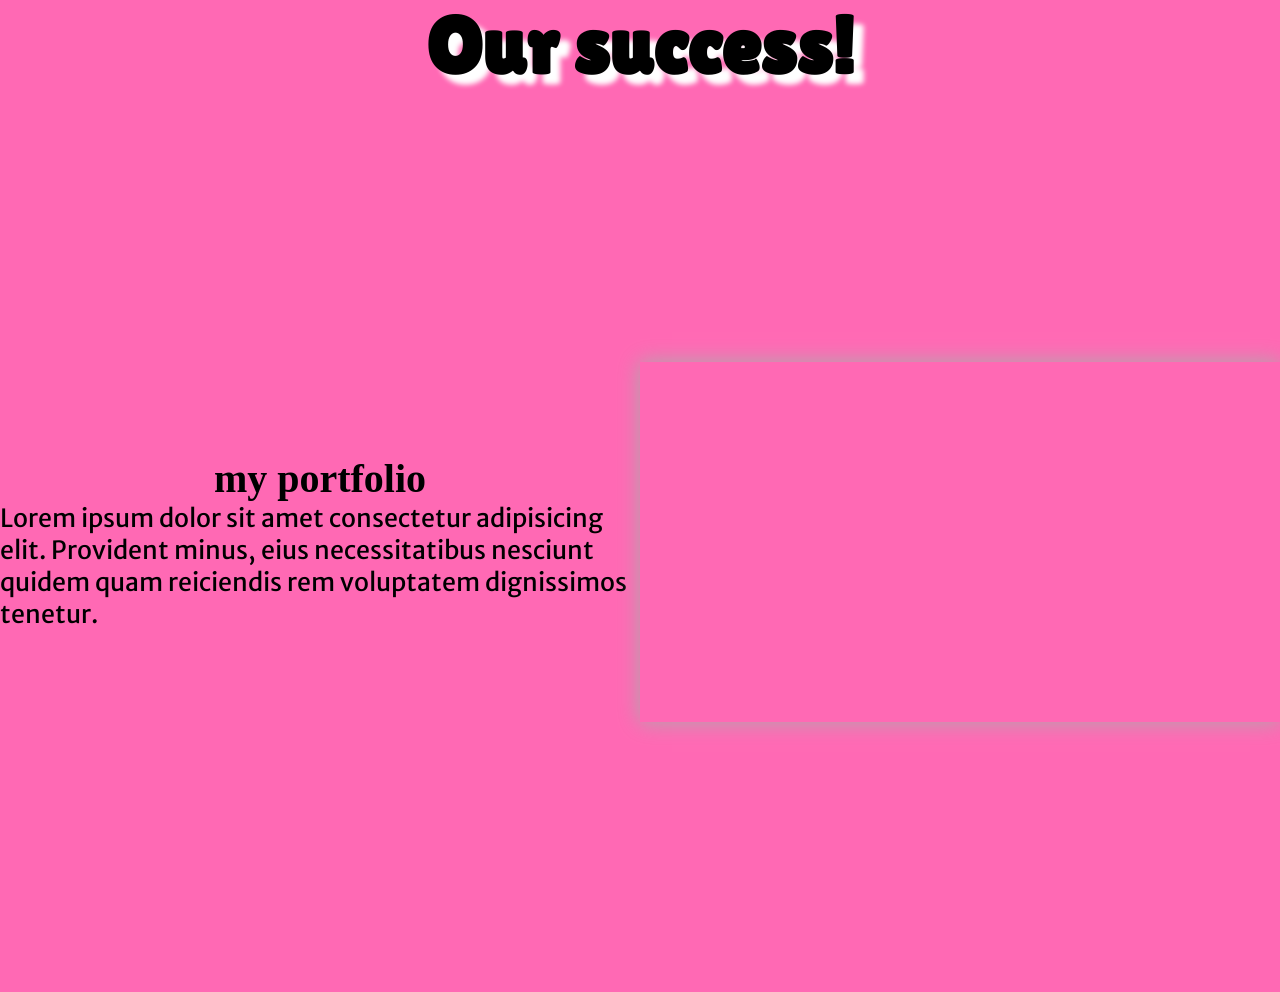
<file: portfolio/index.html>
<!DOCTYPE html>
<html lang="en">
<head> 
    <meta charset="UTF-8">
    <meta name="viewport" content="width=device-width, initial-scale=1.0">
    <link rel="stylesheet" href="style.css"> 
    <title>portfolio</title>
</head>
<body>
    <h1>Our success!</h1>
    <div class="all">
    <div class="paragraph"><h2>my portfolio</h2>
    <p>Lorem ipsum dolor sit amet consectetur adipisicing elit. Provident minus, 
        eius necessitatibus nesciunt quidem quam reiciendis 
        rem voluptatem dignissimos tenetur.</p></div>
        <div class="container">
            <div class="box" id="box-1" style="background-image: url(https://images.unsplash.com/photo-1497120573086-6219573cf71c?ixlib=rb-4.0.3&ixid=M3wxMjA3fDB8MHxwaG90by1wYWdlfHx8fGVufDB8fHx8fA%3D%3D&auto=format&fit=crop&w=872&q=80);"></div>
            <div class="box" id="box-2" style="background-image: url(https://images.unsplash.com/photo-1615966650071-855b15f29ad1?ixlib=rb-4.0.3&ixid=M3wxMjA3fDB8MHxwaG90by1wYWdlfHx8fGVufDB8fHx8fA%3D%3D&auto=format&fit=crop&w=966&q=80);" ></div>

            <div class="box" id="box-3" style="background-image: url(https://images.unsplash.com/photo-1591969851586-adbbd4accf81?ixlib=rb-4.0.3&ixid=M3wxMjA3fDB8MHxwaG90by1wYWdlfHx8fGVufDB8fHx8fA%3D%3D&auto=format&fit=crop&w=387&q=80);"></div>
            <div class="box" id="box-4" style="background-image: url(https://images.unsplash.com/photo-1469989011449-f7b46079781c?ixlib=rb-4.0.3&ixid=M3wxMjA3fDB8MHxwaG90by1wYWdlfHx8fGVufDB8fHx8fA%3D%3D&auto=format&fit=crop&w=387&q=80);"></div>
            <div class="box" id="box-5" style="background-image: url(https://images.unsplash.com/photo-1489924482931-41c82360d29d?ixlib=rb-4.0.3&ixid=M3wxMjA3fDB8MHxwaG90by1wYWdlfHx8fGVufDB8fHx8fA%3D%3D&auto=format&fit=crop&w=870&q=80);"></div>
            <div class="box" id="box-6" style="background-image: url(https://images.unsplash.com/photo-1474552226712-ac0f0961a954?ixlib=rb-4.0.3&ixid=M3wxMjA3fDB8MHxwaG90by1wYWdlfHx8fGVufDB8fHx8fA%3D%3D&auto=format&fit=crop&w=871&q=80);"></div>
            </div>
        </div>
</body>
</html>
</file>
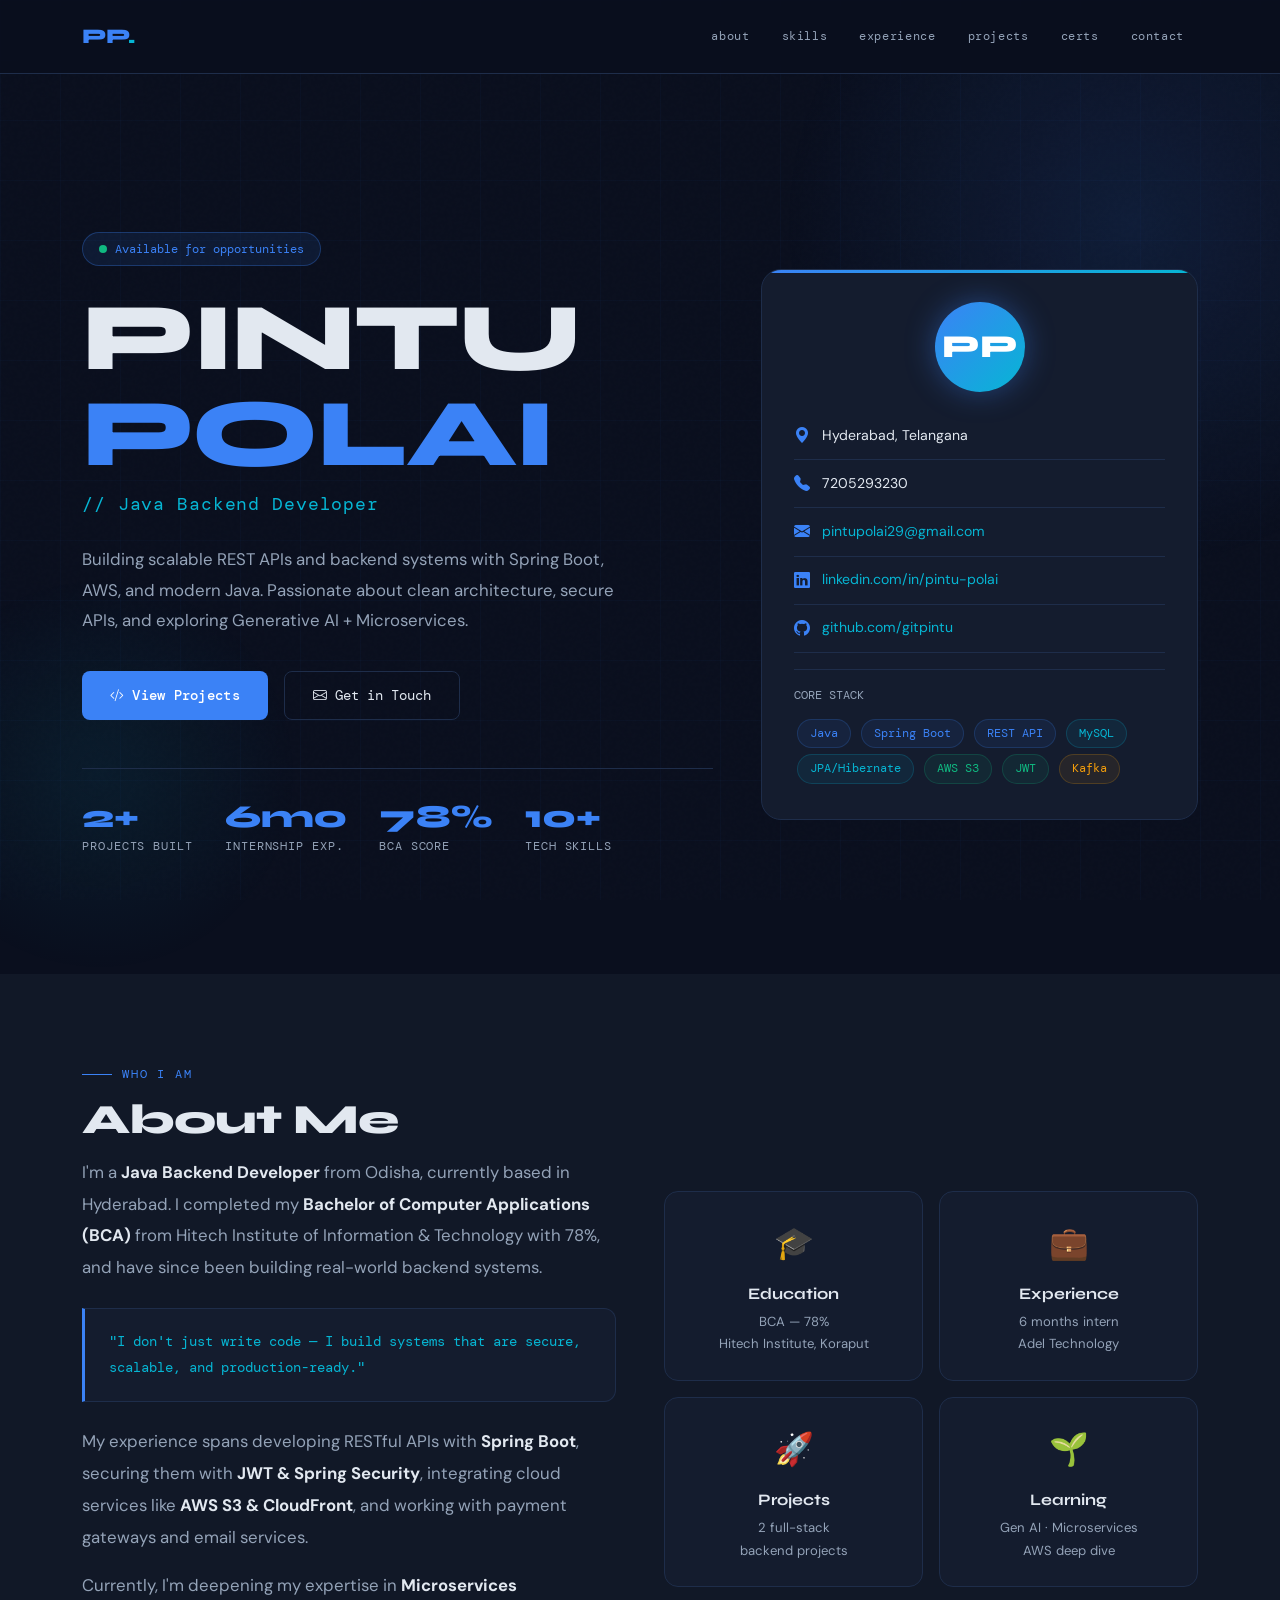
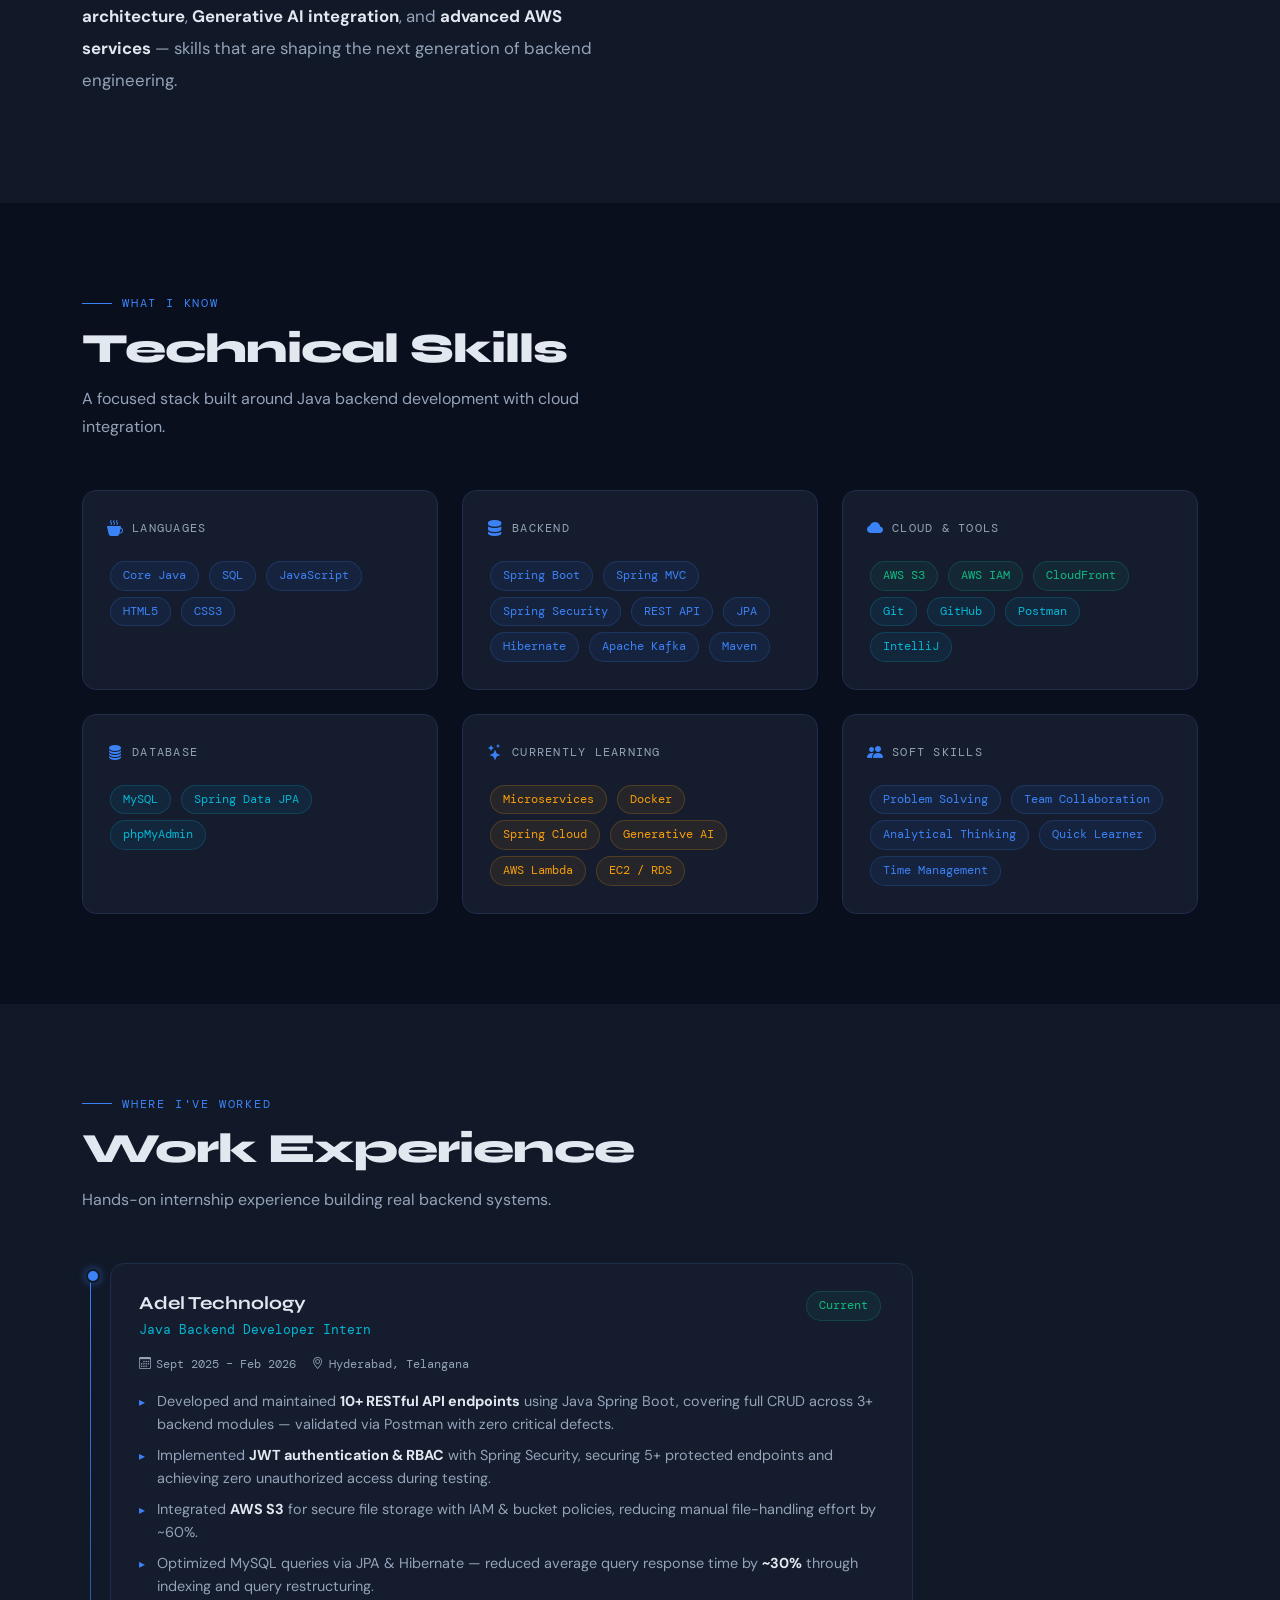
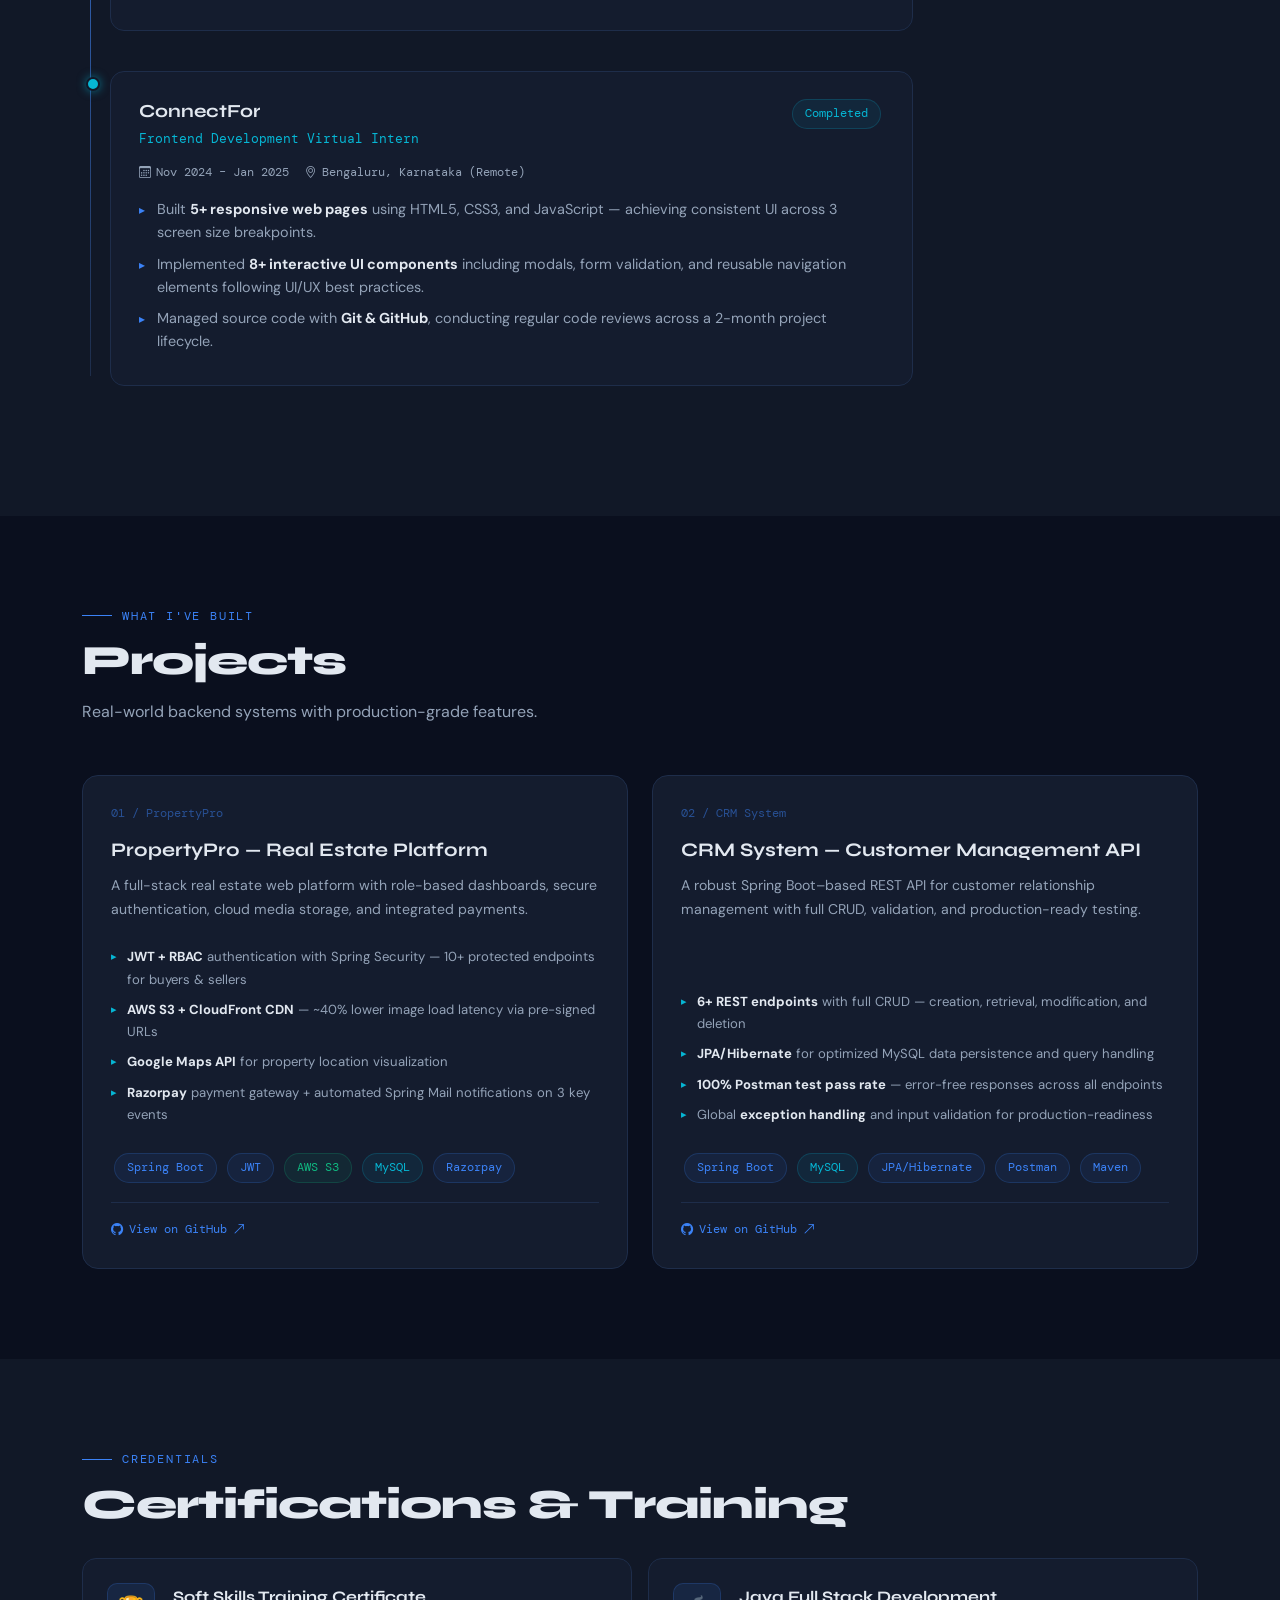
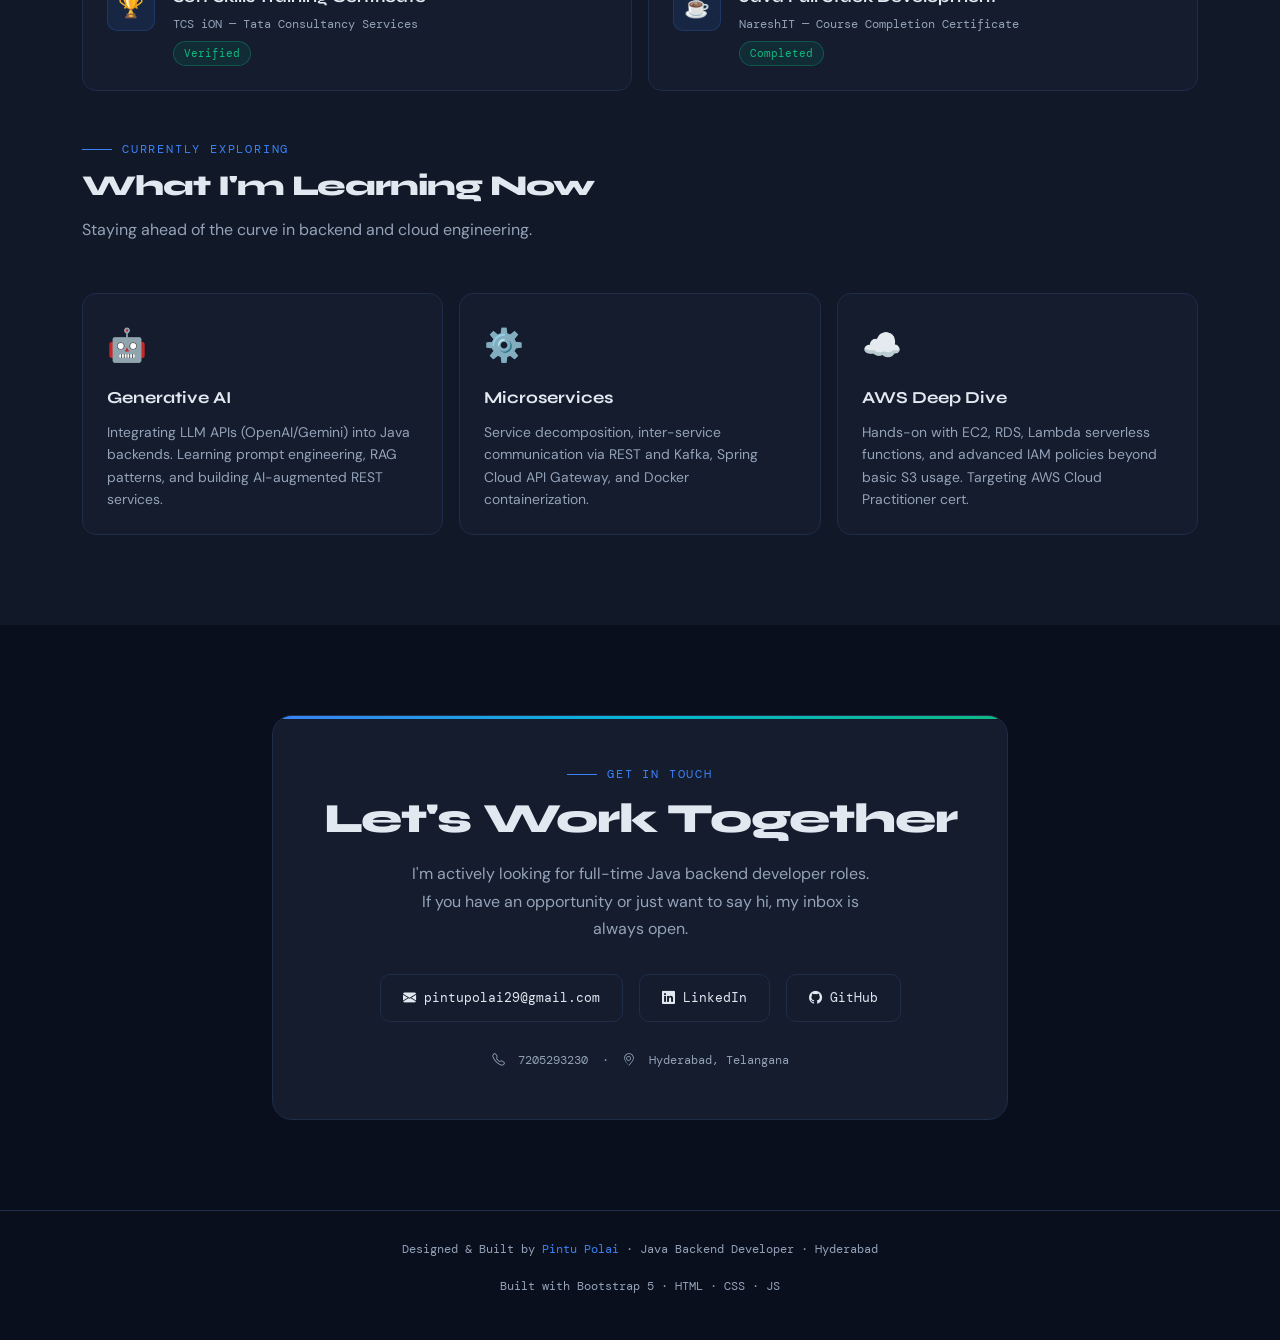
<file: pintu_polai_portfolio.html>
<!DOCTYPE html>
<html lang="en">
<head>
<meta charset="UTF-8"/>
<meta name="viewport" content="width=device-width, initial-scale=1.0"/>
<title>Pintu Polai — Java Backend Developer</title>
<link href="https://cdn.jsdelivr.net/npm/bootstrap@5.3.2/dist/css/bootstrap.min.css" rel="stylesheet"/>
<link href="https://fonts.googleapis.com/css2?family=Syne:wght@400;600;700;800&family=DM+Mono:wght@300;400;500&family=DM+Sans:wght@300;400;500&display=swap" rel="stylesheet"/>
<link href="https://cdn.jsdelivr.net/npm/bootstrap-icons@1.11.3/font/bootstrap-icons.min.css" rel="stylesheet"/>
<style>
:root {
  --navy: #0a0f1e;
  --navy2: #111827;
  --card-bg: #141c2e;
  --blue: #3b82f6;
  --blue-glow: #3b82f640;
  --cyan: #06b6d4;
  --green: #10b981;
  --text: #e2e8f0;
  --muted: #94a3b8;
  --border: #1e2d4a;
  --accent: #f59e0b;
  --font-display: 'Syne', sans-serif;
  --font-mono: 'DM Mono', monospace;
  --font-body: 'DM Sans', sans-serif;
}

*, *::before, *::after { box-sizing: border-box; margin: 0; padding: 0; }

html { scroll-behavior: smooth; }

body {
  background: var(--navy);
  color: var(--text);
  font-family: var(--font-body);
  font-size: 16px;
  line-height: 1.7;
  overflow-x: hidden;
}

/* ── NOISE OVERLAY ── */
body::before {
  content: '';
  position: fixed;
  inset: 0;
  background-image: url("data:image/svg+xml,%3Csvg viewBox='0 0 256 256' xmlns='http://www.w3.org/2000/svg'%3E%3Cfilter id='noise'%3E%3CfeTurbulence type='fractalNoise' baseFrequency='0.9' numOctaves='4' stitchTiles='stitch'/%3E%3C/filter%3E%3Crect width='100%25' height='100%25' filter='url(%23noise)' opacity='0.03'/%3E%3C/svg%3E");
  pointer-events: none;
  z-index: 0;
  opacity: 0.4;
}

/* ── GRID LINES ── */
body::after {
  content: '';
  position: fixed;
  inset: 0;
  background-image:
    linear-gradient(rgba(59,130,246,0.03) 1px, transparent 1px),
    linear-gradient(90deg, rgba(59,130,246,0.03) 1px, transparent 1px);
  background-size: 60px 60px;
  pointer-events: none;
  z-index: 0;
}

/* ── NAVBAR ── */
.navbar {
  background: rgba(10,15,30,0.85);
  backdrop-filter: blur(16px);
  border-bottom: 1px solid var(--border);
  padding: 14px 0;
  position: sticky;
  top: 0;
  z-index: 1000;
}
.navbar-brand {
  font-family: var(--font-display);
  font-weight: 800;
  font-size: 1.3rem;
  color: var(--blue) !important;
  letter-spacing: -0.5px;
}
.navbar-brand span { color: var(--cyan); }
.nav-link {
  font-family: var(--font-mono);
  font-size: 0.78rem;
  color: var(--muted) !important;
  letter-spacing: 0.05em;
  padding: 6px 14px !important;
  transition: color 0.2s;
}
.nav-link:hover { color: var(--blue) !important; }
.nav-link.active { color: var(--text) !important; }
.navbar-toggler { border-color: var(--border); }
.navbar-toggler-icon { filter: invert(1); }

/* ── HERO ── */
#hero {
  min-height: 100vh;
  display: flex;
  align-items: center;
  position: relative;
  padding: 100px 0 60px;
  overflow: hidden;
}

.hero-glow {
  position: absolute;
  width: 700px;
  height: 700px;
  border-radius: 50%;
  background: radial-gradient(circle, rgba(59,130,246,0.12) 0%, transparent 70%);
  top: -200px;
  right: -200px;
  pointer-events: none;
}
.hero-glow2 {
  position: absolute;
  width: 400px;
  height: 400px;
  border-radius: 50%;
  background: radial-gradient(circle, rgba(6,182,212,0.08) 0%, transparent 70%);
  bottom: 0;
  left: -100px;
  pointer-events: none;
}

.hero-tag {
  display: inline-flex;
  align-items: center;
  gap: 8px;
  background: rgba(59,130,246,0.1);
  border: 1px solid rgba(59,130,246,0.3);
  border-radius: 100px;
  padding: 6px 16px;
  font-family: var(--font-mono);
  font-size: 0.75rem;
  color: var(--blue);
  margin-bottom: 24px;
}
.hero-tag::before {
  content: '';
  width: 8px; height: 8px;
  background: var(--green);
  border-radius: 50%;
  animation: pulse 2s infinite;
}
@keyframes pulse {
  0%, 100% { opacity: 1; transform: scale(1); }
  50% { opacity: 0.5; transform: scale(1.3); }
}

.hero-name {
  font-family: var(--font-display);
  font-weight: 800;
  font-size: clamp(3rem, 8vw, 6rem);
  line-height: 1.0;
  letter-spacing: -2px;
  color: var(--text);
  margin-bottom: 8px;
}
.hero-name .accent { color: var(--blue); }

.hero-role {
  font-family: var(--font-mono);
  font-size: clamp(0.9rem, 2vw, 1.1rem);
  color: var(--cyan);
  margin-bottom: 24px;
  letter-spacing: 0.05em;
}

.hero-desc {
  font-size: 1.05rem;
  color: var(--muted);
  max-width: 540px;
  line-height: 1.8;
  margin-bottom: 36px;
}

.btn-primary-custom {
  background: var(--blue);
  color: #fff;
  border: none;
  padding: 12px 28px;
  border-radius: 8px;
  font-family: var(--font-mono);
  font-size: 0.85rem;
  font-weight: 500;
  text-decoration: none;
  display: inline-flex;
  align-items: center;
  gap: 8px;
  transition: all 0.2s;
  letter-spacing: 0.02em;
}
.btn-primary-custom:hover {
  background: #2563eb;
  color: #fff;
  transform: translateY(-2px);
  box-shadow: 0 8px 24px rgba(59,130,246,0.35);
}

.btn-outline-custom {
  background: transparent;
  color: var(--text);
  border: 1px solid var(--border);
  padding: 12px 28px;
  border-radius: 8px;
  font-family: var(--font-mono);
  font-size: 0.85rem;
  text-decoration: none;
  display: inline-flex;
  align-items: center;
  gap: 8px;
  transition: all 0.2s;
}
.btn-outline-custom:hover {
  border-color: var(--blue);
  color: var(--blue);
  transform: translateY(-2px);
}

.hero-stats {
  display: flex;
  gap: 32px;
  margin-top: 48px;
  padding-top: 32px;
  border-top: 1px solid var(--border);
}
.stat-num {
  font-family: var(--font-display);
  font-size: 2rem;
  font-weight: 800;
  color: var(--blue);
  line-height: 1;
}
.stat-label {
  font-family: var(--font-mono);
  font-size: 0.72rem;
  color: var(--muted);
  text-transform: uppercase;
  letter-spacing: 0.08em;
  margin-top: 4px;
}

/* ── HERO AVATAR CARD ── */
.hero-card {
  background: var(--card-bg);
  border: 1px solid var(--border);
  border-radius: 20px;
  padding: 32px;
  position: relative;
  overflow: hidden;
}
.hero-card::before {
  content: '';
  position: absolute;
  top: 0; left: 0; right: 0;
  height: 3px;
  background: linear-gradient(90deg, var(--blue), var(--cyan));
}
.avatar-circle {
  width: 90px; height: 90px;
  border-radius: 50%;
  background: linear-gradient(135deg, var(--blue), var(--cyan));
  display: flex; align-items: center; justify-content: center;
  font-family: var(--font-display);
  font-size: 2rem;
  font-weight: 800;
  color: #fff;
  margin: 0 auto 20px;
  box-shadow: 0 0 30px rgba(59,130,246,0.4);
}
.card-info-row {
  display: flex;
  align-items: center;
  gap: 10px;
  padding: 10px 0;
  border-bottom: 1px solid var(--border);
  font-size: 0.88rem;
}
.card-info-row:last-child { border-bottom: none; }
.card-info-row i { color: var(--blue); font-size: 1rem; width: 18px; }
.card-info-row a { color: var(--cyan); text-decoration: none; }
.card-info-row a:hover { color: var(--blue); }

.tech-pill {
  display: inline-flex;
  align-items: center;
  gap: 5px;
  background: rgba(59,130,246,0.08);
  border: 1px solid rgba(59,130,246,0.2);
  border-radius: 100px;
  padding: 4px 12px;
  font-family: var(--font-mono);
  font-size: 0.72rem;
  color: var(--blue);
  margin: 3px;
  transition: all 0.2s;
}
.tech-pill:hover {
  background: rgba(59,130,246,0.18);
  border-color: var(--blue);
}
.tech-pill.cyan { color: var(--cyan); background: rgba(6,182,212,0.08); border-color: rgba(6,182,212,0.2); }
.tech-pill.cyan:hover { background: rgba(6,182,212,0.18); border-color: var(--cyan); }
.tech-pill.green { color: var(--green); background: rgba(16,185,129,0.08); border-color: rgba(16,185,129,0.2); }
.tech-pill.green:hover { background: rgba(16,185,129,0.18); border-color: var(--green); }
.tech-pill.amber { color: var(--accent); background: rgba(245,158,11,0.08); border-color: rgba(245,158,11,0.2); }

/* ── SECTIONS ── */
section { padding: 90px 0; position: relative; z-index: 1; }

.section-label {
  font-family: var(--font-mono);
  font-size: 0.75rem;
  color: var(--blue);
  letter-spacing: 0.15em;
  text-transform: uppercase;
  margin-bottom: 10px;
  display: flex;
  align-items: center;
  gap: 10px;
}
.section-label::before {
  content: '';
  width: 30px; height: 1px;
  background: var(--blue);
}
.section-title {
  font-family: var(--font-display);
  font-weight: 800;
  font-size: clamp(1.8rem, 4vw, 2.6rem);
  letter-spacing: -1px;
  color: var(--text);
  margin-bottom: 12px;
}
.section-sub {
  color: var(--muted);
  font-size: 1rem;
  max-width: 500px;
  margin-bottom: 50px;
}

/* ── ABOUT ── */
#about { background: var(--navy2); }
.about-text { font-size: 1.05rem; color: var(--muted); line-height: 1.9; }
.about-text strong { color: var(--text); }
.highlight-box {
  background: var(--card-bg);
  border: 1px solid var(--border);
  border-left: 3px solid var(--blue);
  border-radius: 0 12px 12px 0;
  padding: 20px 24px;
  margin: 24px 0;
  font-family: var(--font-mono);
  font-size: 0.85rem;
  color: var(--cyan);
}

/* ── SKILLS ── */
.skill-category {
  background: var(--card-bg);
  border: 1px solid var(--border);
  border-radius: 14px;
  padding: 24px;
  height: 100%;
  transition: border-color 0.2s, transform 0.2s;
}
.skill-category:hover {
  border-color: rgba(59,130,246,0.4);
  transform: translateY(-4px);
}
.skill-cat-title {
  font-family: var(--font-mono);
  font-size: 0.78rem;
  color: var(--muted);
  text-transform: uppercase;
  letter-spacing: 0.1em;
  margin-bottom: 16px;
  display: flex;
  align-items: center;
  gap: 8px;
}
.skill-cat-title i { font-size: 1rem; color: var(--blue); }

/* ── EXPERIENCE ── */
#experience { background: var(--navy2); }
.timeline { position: relative; padding-left: 28px; }
.timeline::before {
  content: '';
  position: absolute;
  left: 8px; top: 10px; bottom: 10px;
  width: 1px;
  background: linear-gradient(to bottom, var(--blue), var(--border));
}
.timeline-item { position: relative; margin-bottom: 40px; }
.timeline-dot {
  position: absolute;
  left: -24px; top: 6px;
  width: 14px; height: 14px;
  border-radius: 50%;
  background: var(--blue);
  border: 2px solid var(--navy2);
  box-shadow: 0 0 10px rgba(59,130,246,0.6);
}
.exp-card {
  background: var(--card-bg);
  border: 1px solid var(--border);
  border-radius: 14px;
  padding: 24px 28px;
  transition: border-color 0.2s;
}
.exp-card:hover { border-color: rgba(59,130,246,0.4); }
.exp-company {
  font-family: var(--font-display);
  font-size: 1.15rem;
  font-weight: 700;
  color: var(--text);
}
.exp-role {
  font-family: var(--font-mono);
  font-size: 0.82rem;
  color: var(--cyan);
  margin-bottom: 4px;
}
.exp-meta {
  font-family: var(--font-mono);
  font-size: 0.75rem;
  color: var(--muted);
  display: flex;
  gap: 16px;
  margin-bottom: 16px;
  flex-wrap: wrap;
}
.exp-meta span { display: flex; align-items: center; gap: 5px; }
.exp-bullets { list-style: none; padding: 0; margin: 0; }
.exp-bullets li {
  position: relative;
  padding-left: 18px;
  margin-bottom: 8px;
  font-size: 0.9rem;
  color: var(--muted);
  line-height: 1.6;
}
.exp-bullets li::before {
  content: '▸';
  position: absolute;
  left: 0;
  color: var(--blue);
  font-size: 0.75rem;
  top: 3px;
}
.exp-bullets li strong { color: var(--text); }

/* ── PROJECTS ── */
.project-card {
  background: var(--card-bg);
  border: 1px solid var(--border);
  border-radius: 16px;
  padding: 28px;
  height: 100%;
  display: flex;
  flex-direction: column;
  transition: all 0.25s;
  position: relative;
  overflow: hidden;
}
.project-card::before {
  content: '';
  position: absolute;
  top: 0; left: 0; right: 0;
  height: 2px;
  background: linear-gradient(90deg, var(--blue), var(--cyan));
  transform: scaleX(0);
  transform-origin: left;
  transition: transform 0.3s;
}
.project-card:hover { border-color: rgba(59,130,246,0.4); transform: translateY(-6px); }
.project-card:hover::before { transform: scaleX(1); }
.project-num {
  font-family: var(--font-mono);
  font-size: 0.72rem;
  color: var(--blue);
  opacity: 0.5;
  margin-bottom: 10px;
}
.project-title {
  font-family: var(--font-display);
  font-size: 1.2rem;
  font-weight: 700;
  color: var(--text);
  margin-bottom: 8px;
}
.project-desc {
  font-size: 0.88rem;
  color: var(--muted);
  line-height: 1.7;
  flex: 1;
  margin-bottom: 20px;
}
.project-highlights {
  list-style: none;
  padding: 0;
  margin: 0 0 20px;
}
.project-highlights li {
  font-size: 0.82rem;
  color: var(--muted);
  padding: 4px 0;
  padding-left: 16px;
  position: relative;
}
.project-highlights li::before {
  content: '▸';
  position: absolute;
  left: 0;
  color: var(--cyan);
  font-size: 0.7rem;
  top: 5px;
}
.project-highlights li strong { color: var(--text); }
.project-footer {
  display: flex;
  align-items: center;
  justify-content: space-between;
  margin-top: auto;
  padding-top: 16px;
  border-top: 1px solid var(--border);
}
.project-link {
  font-family: var(--font-mono);
  font-size: 0.78rem;
  color: var(--blue);
  text-decoration: none;
  display: flex;
  align-items: center;
  gap: 6px;
  transition: color 0.2s;
}
.project-link:hover { color: var(--cyan); }

/* ── CERTIFICATIONS ── */
#certifications { background: var(--navy2); }
.cert-card {
  background: var(--card-bg);
  border: 1px solid var(--border);
  border-radius: 14px;
  padding: 24px;
  display: flex;
  align-items: flex-start;
  gap: 18px;
  transition: all 0.2s;
}
.cert-card:hover {
  border-color: rgba(59,130,246,0.4);
  transform: translateX(6px);
}
.cert-icon {
  width: 48px; height: 48px;
  border-radius: 10px;
  background: rgba(59,130,246,0.1);
  border: 1px solid rgba(59,130,246,0.2);
  display: flex; align-items: center; justify-content: center;
  font-size: 1.3rem;
  flex-shrink: 0;
}
.cert-name {
  font-family: var(--font-display);
  font-weight: 700;
  font-size: 1rem;
  color: var(--text);
  margin-bottom: 4px;
}
.cert-issuer {
  font-family: var(--font-mono);
  font-size: 0.78rem;
  color: var(--muted);
}
.cert-badge {
  display: inline-block;
  background: rgba(16,185,129,0.1);
  border: 1px solid rgba(16,185,129,0.3);
  border-radius: 100px;
  padding: 2px 10px;
  font-family: var(--font-mono);
  font-size: 0.7rem;
  color: var(--green);
  margin-top: 6px;
}

/* ── LEARNING ── */
.learning-card {
  background: var(--card-bg);
  border: 1px solid var(--border);
  border-radius: 14px;
  padding: 24px;
  height: 100%;
  transition: all 0.2s;
}
.learning-card:hover {
  border-color: rgba(245,158,11,0.4);
  transform: translateY(-4px);
}
.learning-icon { font-size: 2rem; margin-bottom: 12px; }
.learning-title {
  font-family: var(--font-display);
  font-weight: 700;
  font-size: 1.05rem;
  color: var(--text);
  margin-bottom: 8px;
}
.learning-desc { font-size: 0.87rem; color: var(--muted); line-height: 1.6; }

/* ── CONTACT ── */
.contact-card {
  background: var(--card-bg);
  border: 1px solid var(--border);
  border-radius: 20px;
  padding: 48px;
  text-align: center;
  position: relative;
  overflow: hidden;
}
.contact-card::before {
  content: '';
  position: absolute;
  top: 0; left: 0; right: 0;
  height: 3px;
  background: linear-gradient(90deg, var(--blue), var(--cyan), var(--green));
}
.contact-links { display: flex; justify-content: center; gap: 16px; flex-wrap: wrap; margin-top: 32px; }
.contact-link-btn {
  display: flex;
  align-items: center;
  gap: 8px;
  padding: 12px 22px;
  border-radius: 10px;
  font-family: var(--font-mono);
  font-size: 0.82rem;
  text-decoration: none;
  transition: all 0.2s;
  border: 1px solid var(--border);
  color: var(--text);
}
.contact-link-btn:hover { transform: translateY(-3px); color: var(--text); }
.contact-link-btn.github:hover { border-color: #6e7681; background: rgba(110,118,129,0.1); }
.contact-link-btn.linkedin:hover { border-color: #0a66c2; background: rgba(10,102,194,0.1); }
.contact-link-btn.email:hover { border-color: var(--blue); background: rgba(59,130,246,0.1); }

/* ── FOOTER ── */
footer {
  background: var(--navy);
  border-top: 1px solid var(--border);
  padding: 28px 0;
  text-align: center;
  font-family: var(--font-mono);
  font-size: 0.78rem;
  color: var(--muted);
}
footer span { color: var(--blue); }

/* ── ANIMATIONS ── */
.fade-up {
  opacity: 0;
  transform: translateY(30px);
  transition: opacity 0.6s ease, transform 0.6s ease;
}
.fade-up.visible {
  opacity: 1;
  transform: translateY(0);
}

/* ── SCROLLBAR ── */
::-webkit-scrollbar { width: 6px; }
::-webkit-scrollbar-track { background: var(--navy); }
::-webkit-scrollbar-thumb { background: var(--border); border-radius: 3px; }
::-webkit-scrollbar-thumb:hover { background: var(--blue); }

/* ── RESPONSIVE ── */
@media (max-width: 768px) {
  .hero-stats { gap: 20px; }
  .contact-card { padding: 32px 20px; }
  .timeline { padding-left: 20px; }
}
</style>
</head>
<body>

<!-- NAVBAR -->
<nav class="navbar navbar-expand-lg">
  <div class="container">
    <a class="navbar-brand" href="#hero">PP<span>.</span></a>
    <button class="navbar-toggler" type="button" data-bs-toggle="collapse" data-bs-target="#navMenu">
      <span class="navbar-toggler-icon"></span>
    </button>
    <div class="collapse navbar-collapse justify-content-end" id="navMenu">
      <ul class="navbar-nav gap-1">
        <li class="nav-item"><a class="nav-link" href="#about">about</a></li>
        <li class="nav-item"><a class="nav-link" href="#skills">skills</a></li>
        <li class="nav-item"><a class="nav-link" href="#experience">experience</a></li>
        <li class="nav-item"><a class="nav-link" href="#projects">projects</a></li>
        <li class="nav-item"><a class="nav-link" href="#certifications">certs</a></li>
        <li class="nav-item"><a class="nav-link" href="#contact">contact</a></li>
      </ul>
    </div>
  </div>
</nav>

<!-- HERO -->
<section id="hero">
  <div class="hero-glow"></div>
  <div class="hero-glow2"></div>
  <div class="container">
    <div class="row align-items-center g-5">
      <div class="col-lg-7 fade-up">
        <div class="hero-tag">Available for opportunities</div>
        <h1 class="hero-name">PINTU<br><span class="accent">POLAI</span></h1>
        <div class="hero-role">// Java Backend Developer</div>
        <p class="hero-desc">
          Building scalable REST APIs and backend systems with Spring Boot, AWS, and modern Java. Passionate about clean architecture, secure APIs, and exploring Generative AI + Microservices.
        </p>
        <div class="d-flex gap-3 flex-wrap">
          <a href="#projects" class="btn-primary-custom"><i class="bi bi-code-slash"></i> View Projects</a>
          <a href="#contact" class="btn-outline-custom"><i class="bi bi-envelope"></i> Get in Touch</a>
        </div>
        <div class="hero-stats">
          <div>
            <div class="stat-num">2+</div>
            <div class="stat-label">Projects Built</div>
          </div>
          <div>
            <div class="stat-num">6mo</div>
            <div class="stat-label">Internship Exp.</div>
          </div>
          <div>
            <div class="stat-num">78%</div>
            <div class="stat-label">BCA Score</div>
          </div>
          <div>
            <div class="stat-num">10+</div>
            <div class="stat-label">Tech Skills</div>
          </div>
        </div>
      </div>

      <div class="col-lg-5 fade-up" style="transition-delay:0.15s">
        <div class="hero-card">
          <div class="avatar-circle">PP</div>
          <div class="card-info-row">
            <i class="bi bi-geo-alt-fill"></i>
            <span>Hyderabad, Telangana</span>
          </div>
          <div class="card-info-row">
            <i class="bi bi-telephone-fill"></i>
            <span>7205293230</span>
          </div>
          <div class="card-info-row">
            <i class="bi bi-envelope-fill"></i>
            <a href="mailto:pintupolai29@gmail.com">pintupolai29@gmail.com</a>
          </div>
          <div class="card-info-row">
            <i class="bi bi-linkedin"></i>
            <a href="https://www.linkedin.com/in/pintu-polai/" target="_blank">linkedin.com/in/pintu-polai</a>
          </div>
          <div class="card-info-row">
            <i class="bi bi-github"></i>
            <a href="https://github.com/gitpintu" target="_blank">github.com/gitpintu</a>
          </div>
          <div class="mt-3 pt-3" style="border-top:1px solid var(--border)">
            <div style="font-family:var(--font-mono);font-size:0.72rem;color:var(--muted);margin-bottom:10px;">CORE STACK</div>
            <div>
              <span class="tech-pill">Java</span>
              <span class="tech-pill">Spring Boot</span>
              <span class="tech-pill">REST API</span>
              <span class="tech-pill cyan">MySQL</span>
              <span class="tech-pill cyan">JPA/Hibernate</span>
              <span class="tech-pill green">AWS S3</span>
              <span class="tech-pill green">JWT</span>
              <span class="tech-pill amber">Kafka</span>
            </div>
          </div>
        </div>
      </div>
    </div>
  </div>
</section>

<!-- ABOUT -->
<section id="about">
  <div class="container">
    <div class="row g-5 align-items-center">
      <div class="col-lg-6 fade-up">
        <div class="section-label">who i am</div>
        <h2 class="section-title">About Me</h2>
        <div class="about-text">
          <p>I'm a <strong>Java Backend Developer</strong> from Odisha, currently based in Hyderabad. I completed my <strong>Bachelor of Computer Applications (BCA)</strong> from Hitech Institute of Information & Technology with 78%, and have since been building real-world backend systems.</p>
          <div class="highlight-box">
            "I don't just write code — I build systems that are secure, scalable, and production-ready."
          </div>
          <p>My experience spans developing RESTful APIs with <strong>Spring Boot</strong>, securing them with <strong>JWT & Spring Security</strong>, integrating cloud services like <strong>AWS S3 & CloudFront</strong>, and working with payment gateways and email services.</p>
          <p>Currently, I'm deepening my expertise in <strong>Microservices architecture</strong>, <strong>Generative AI integration</strong>, and <strong>advanced AWS services</strong> — skills that are shaping the next generation of backend engineering.</p>
        </div>
      </div>
      <div class="col-lg-6 fade-up" style="transition-delay:0.1s">
        <div class="row g-3">
          <div class="col-6">
            <div class="skill-category text-center">
              <div style="font-size:2rem;margin-bottom:10px;">🎓</div>
              <div style="font-family:var(--font-display);font-weight:700;color:var(--text);margin-bottom:4px;">Education</div>
              <div style="font-size:0.82rem;color:var(--muted);">BCA — 78%<br>Hitech Institute, Koraput</div>
            </div>
          </div>
          <div class="col-6">
            <div class="skill-category text-center">
              <div style="font-size:2rem;margin-bottom:10px;">💼</div>
              <div style="font-family:var(--font-display);font-weight:700;color:var(--text);margin-bottom:4px;">Experience</div>
              <div style="font-size:0.82rem;color:var(--muted);">6 months intern<br>Adel Technology</div>
            </div>
          </div>
          <div class="col-6">
            <div class="skill-category text-center">
              <div style="font-size:2rem;margin-bottom:10px;">🚀</div>
              <div style="font-family:var(--font-display);font-weight:700;color:var(--text);margin-bottom:4px;">Projects</div>
              <div style="font-size:0.82rem;color:var(--muted);">2 full-stack<br>backend projects</div>
            </div>
          </div>
          <div class="col-6">
            <div class="skill-category text-center">
              <div style="font-size:2rem;margin-bottom:10px;">🌱</div>
              <div style="font-family:var(--font-display);font-weight:700;color:var(--text);margin-bottom:4px;">Learning</div>
              <div style="font-size:0.82rem;color:var(--muted);">Gen AI · Microservices<br>AWS deep dive</div>
            </div>
          </div>
        </div>
      </div>
    </div>
  </div>
</section>

<!-- SKILLS -->
<section id="skills">
  <div class="container">
    <div class="section-label fade-up">what i know</div>
    <h2 class="section-title fade-up">Technical Skills</h2>
    <p class="section-sub fade-up">A focused stack built around Java backend development with cloud integration.</p>
    <div class="row g-4">
      <div class="col-md-6 col-lg-4 fade-up">
        <div class="skill-category">
          <div class="skill-cat-title"><i class="bi bi-cup-hot-fill"></i> Languages</div>
          <div>
            <span class="tech-pill">Core Java</span>
            <span class="tech-pill">SQL</span>
            <span class="tech-pill">JavaScript</span>
            <span class="tech-pill">HTML5</span>
            <span class="tech-pill">CSS3</span>
          </div>
        </div>
      </div>
      <div class="col-md-6 col-lg-4 fade-up" style="transition-delay:0.05s">
        <div class="skill-category">
          <div class="skill-cat-title"><i class="bi bi-server"></i> Backend</div>
          <div>
            <span class="tech-pill">Spring Boot</span>
            <span class="tech-pill">Spring MVC</span>
            <span class="tech-pill">Spring Security</span>
            <span class="tech-pill">REST API</span>
            <span class="tech-pill">JPA</span>
            <span class="tech-pill">Hibernate</span>
            <span class="tech-pill">Apache Kafka</span>
            <span class="tech-pill">Maven</span>
          </div>
        </div>
      </div>
      <div class="col-md-6 col-lg-4 fade-up" style="transition-delay:0.1s">
        <div class="skill-category">
          <div class="skill-cat-title"><i class="bi bi-cloud-fill"></i> Cloud & Tools</div>
          <div>
            <span class="tech-pill green">AWS S3</span>
            <span class="tech-pill green">AWS IAM</span>
            <span class="tech-pill green">CloudFront</span>
            <span class="tech-pill cyan">Git</span>
            <span class="tech-pill cyan">GitHub</span>
            <span class="tech-pill cyan">Postman</span>
            <span class="tech-pill cyan">IntelliJ</span>
          </div>
        </div>
      </div>
      <div class="col-md-6 col-lg-4 fade-up" style="transition-delay:0.15s">
        <div class="skill-category">
          <div class="skill-cat-title"><i class="bi bi-database-fill"></i> Database</div>
          <div>
            <span class="tech-pill cyan">MySQL</span>
            <span class="tech-pill cyan">Spring Data JPA</span>
            <span class="tech-pill cyan">phpMyAdmin</span>
          </div>
        </div>
      </div>
      <div class="col-md-6 col-lg-4 fade-up" style="transition-delay:0.2s">
        <div class="skill-category">
          <div class="skill-cat-title"><i class="bi bi-stars"></i> Currently Learning</div>
          <div>
            <span class="tech-pill amber">Microservices</span>
            <span class="tech-pill amber">Docker</span>
            <span class="tech-pill amber">Spring Cloud</span>
            <span class="tech-pill amber">Generative AI</span>
            <span class="tech-pill amber">AWS Lambda</span>
            <span class="tech-pill amber">EC2 / RDS</span>
          </div>
        </div>
      </div>
      <div class="col-md-6 col-lg-4 fade-up" style="transition-delay:0.25s">
        <div class="skill-category">
          <div class="skill-cat-title"><i class="bi bi-people-fill"></i> Soft Skills</div>
          <div>
            <span class="tech-pill">Problem Solving</span>
            <span class="tech-pill">Team Collaboration</span>
            <span class="tech-pill">Analytical Thinking</span>
            <span class="tech-pill">Quick Learner</span>
            <span class="tech-pill">Time Management</span>
          </div>
        </div>
      </div>
    </div>
  </div>
</section>

<!-- EXPERIENCE -->
<section id="experience">
  <div class="container">
    <div class="section-label fade-up">where i've worked</div>
    <h2 class="section-title fade-up">Work Experience</h2>
    <p class="section-sub fade-up">Hands-on internship experience building real backend systems.</p>
    <div class="row">
      <div class="col-lg-9">
        <div class="timeline fade-up">
          <div class="timeline-item">
            <div class="timeline-dot"></div>
            <div class="exp-card">
              <div class="d-flex justify-content-between align-items-start flex-wrap gap-2 mb-2">
                <div>
                  <div class="exp-company">Adel Technology</div>
                  <div class="exp-role">Java Backend Developer Intern</div>
                </div>
                <span class="tech-pill green">Current</span>
              </div>
              <div class="exp-meta">
                <span><i class="bi bi-calendar3"></i> Sept 2025 – Feb 2026</span>
                <span><i class="bi bi-geo-alt"></i> Hyderabad, Telangana</span>
              </div>
              <ul class="exp-bullets">
                <li>Developed and maintained <strong>10+ RESTful API endpoints</strong> using Java Spring Boot, covering full CRUD across 3+ backend modules — validated via Postman with zero critical defects.</li>
                <li>Implemented <strong>JWT authentication & RBAC</strong> with Spring Security, securing 5+ protected endpoints and achieving zero unauthorized access during testing.</li>
                <li>Integrated <strong>AWS S3</strong> for secure file storage with IAM & bucket policies, reducing manual file-handling effort by ~60%.</li>
                <li>Optimized MySQL queries via JPA & Hibernate — reduced average query response time by <strong>~30%</strong> through indexing and query restructuring.</li>
              </ul>
            </div>
          </div>

          <div class="timeline-item">
            <div class="timeline-dot" style="background:var(--cyan);box-shadow:0 0 10px rgba(6,182,212,0.6)"></div>
            <div class="exp-card">
              <div class="d-flex justify-content-between align-items-start flex-wrap gap-2 mb-2">
                <div>
                  <div class="exp-company">ConnectFor</div>
                  <div class="exp-role" style="color:var(--cyan)">Frontend Development Virtual Intern</div>
                </div>
                <span class="tech-pill cyan">Completed</span>
              </div>
              <div class="exp-meta">
                <span><i class="bi bi-calendar3"></i> Nov 2024 – Jan 2025</span>
                <span><i class="bi bi-geo-alt"></i> Bengaluru, Karnataka (Remote)</span>
              </div>
              <ul class="exp-bullets">
                <li>Built <strong>5+ responsive web pages</strong> using HTML5, CSS3, and JavaScript — achieving consistent UI across 3 screen size breakpoints.</li>
                <li>Implemented <strong>8+ interactive UI components</strong> including modals, form validation, and reusable navigation elements following UI/UX best practices.</li>
                <li>Managed source code with <strong>Git & GitHub</strong>, conducting regular code reviews across a 2-month project lifecycle.</li>
              </ul>
            </div>
          </div>
        </div>
      </div>
    </div>
  </div>
</section>

<!-- PROJECTS -->
<section id="projects">
  <div class="container">
    <div class="section-label fade-up">what i've built</div>
    <h2 class="section-title fade-up">Projects</h2>
    <p class="section-sub fade-up">Real-world backend systems with production-grade features.</p>
    <div class="row g-4">
      <div class="col-lg-6 fade-up">
        <div class="project-card">
          <div class="project-num">01 / PropertyPro</div>
          <div class="project-title">PropertyPro — Real Estate Platform</div>
          <div class="project-desc">A full-stack real estate web platform with role-based dashboards, secure authentication, cloud media storage, and integrated payments.</div>
          <ul class="project-highlights">
            <li><strong>JWT + RBAC</strong> authentication with Spring Security — 10+ protected endpoints for buyers & sellers</li>
            <li><strong>AWS S3 + CloudFront CDN</strong> — ~40% lower image load latency via pre-signed URLs</li>
            <li><strong>Google Maps API</strong> for property location visualization</li>
            <li><strong>Razorpay</strong> payment gateway + automated Spring Mail notifications on 3 key events</li>
          </ul>
          <div class="mb-3">
            <span class="tech-pill">Spring Boot</span>
            <span class="tech-pill">JWT</span>
            <span class="tech-pill green">AWS S3</span>
            <span class="tech-pill cyan">MySQL</span>
            <span class="tech-pill">Razorpay</span>
          </div>
          <div class="project-footer">
            <a href="https://github.com/gitpintu/PropertyPro" target="_blank" class="project-link">
              <i class="bi bi-github"></i> View on GitHub <i class="bi bi-arrow-up-right"></i>
            </a>
          </div>
        </div>
      </div>

      <div class="col-lg-6 fade-up" style="transition-delay:0.1s">
        <div class="project-card">
          <div class="project-num">02 / CRM System</div>
          <div class="project-title">CRM System — Customer Management API</div>
          <div class="project-desc">A robust Spring Boot–based REST API for customer relationship management with full CRUD, validation, and production-ready testing.</div>
          <ul class="project-highlights">
            <li><strong>6+ REST endpoints</strong> with full CRUD — creation, retrieval, modification, and deletion</li>
            <li><strong>JPA/Hibernate</strong> for optimized MySQL data persistence and query handling</li>
            <li><strong>100% Postman test pass rate</strong> — error-free responses across all endpoints</li>
            <li>Global <strong>exception handling</strong> and input validation for production-readiness</li>
          </ul>
          <div class="mb-3">
            <span class="tech-pill">Spring Boot</span>
            <span class="tech-pill cyan">MySQL</span>
            <span class="tech-pill">JPA/Hibernate</span>
            <span class="tech-pill">Postman</span>
            <span class="tech-pill">Maven</span>
          </div>
          <div class="project-footer">
            <a href="https://github.com/gitpintu/CRM-System/tree/main" target="_blank" class="project-link">
              <i class="bi bi-github"></i> View on GitHub <i class="bi bi-arrow-up-right"></i>
            </a>
          </div>
        </div>
      </div>
    </div>
  </div>
</section>

<!-- CERTIFICATIONS -->
<section id="certifications">
  <div class="container">
    <div class="section-label fade-up">credentials</div>
    <h2 class="section-title fade-up">Certifications & Training</h2>
    <div class="row g-3 mt-2">
      <div class="col-md-6 fade-up">
        <div class="cert-card">
          <div class="cert-icon">🏆</div>
          <div>
            <div class="cert-name">Soft Skills Training Certificate</div>
            <div class="cert-issuer">TCS iON — Tata Consultancy Services</div>
            <div class="cert-badge">Verified</div>
          </div>
        </div>
      </div>
      <div class="col-md-6 fade-up" style="transition-delay:0.08s">
        <div class="cert-card">
          <div class="cert-icon">☕</div>
          <div>
            <div class="cert-name">Java Full Stack Development</div>
            <div class="cert-issuer">NareshIT — Course Completion Certificate</div>
            <div class="cert-badge">Completed</div>
          </div>
        </div>
      </div>
    </div>

    <div class="mt-5 fade-up">
      <div class="section-label">currently exploring</div>
      <h3 class="section-title" style="font-size:1.8rem;margin-bottom:12px;">What I'm Learning Now</h3>
      <p class="section-sub">Staying ahead of the curve in backend and cloud engineering.</p>
      <div class="row g-3">
        <div class="col-md-4 fade-up">
          <div class="learning-card">
            <div class="learning-icon">🤖</div>
            <div class="learning-title">Generative AI</div>
            <div class="learning-desc">Integrating LLM APIs (OpenAI/Gemini) into Java backends. Learning prompt engineering, RAG patterns, and building AI-augmented REST services.</div>
          </div>
        </div>
        <div class="col-md-4 fade-up" style="transition-delay:0.08s">
          <div class="learning-card">
            <div class="learning-icon">⚙️</div>
            <div class="learning-title">Microservices</div>
            <div class="learning-desc">Service decomposition, inter-service communication via REST and Kafka, Spring Cloud API Gateway, and Docker containerization.</div>
          </div>
        </div>
        <div class="col-md-4 fade-up" style="transition-delay:0.16s">
          <div class="learning-card">
            <div class="learning-icon">☁️</div>
            <div class="learning-title">AWS Deep Dive</div>
            <div class="learning-desc">Hands-on with EC2, RDS, Lambda serverless functions, and advanced IAM policies beyond basic S3 usage. Targeting AWS Cloud Practitioner cert.</div>
          </div>
        </div>
      </div>
    </div>
  </div>
</section>

<!-- CONTACT -->
<section id="contact">
  <div class="container">
    <div class="row justify-content-center">
      <div class="col-lg-8 fade-up">
        <div class="contact-card">
          <div class="section-label justify-content-center">get in touch</div>
          <h2 class="section-title text-center" style="margin-bottom:16px;">Let's Work Together</h2>
          <p style="color:var(--muted);font-size:1rem;max-width:460px;margin:0 auto;">
            I'm actively looking for full-time Java backend developer roles. If you have an opportunity or just want to say hi, my inbox is always open.
          </p>
          <div class="contact-links">
            <a href="mailto:pintupolai29@gmail.com" class="contact-link-btn email">
              <i class="bi bi-envelope-fill"></i> pintupolai29@gmail.com
            </a>
            <a href="https://www.linkedin.com/in/pintu-polai/" target="_blank" class="contact-link-btn linkedin">
              <i class="bi bi-linkedin"></i> LinkedIn
            </a>
            <a href="https://github.com/gitpintu" target="_blank" class="contact-link-btn github">
              <i class="bi bi-github"></i> GitHub
            </a>
          </div>
          <div style="margin-top:28px;font-family:var(--font-mono);font-size:0.78rem;color:var(--muted);">
            <i class="bi bi-telephone"></i>&nbsp; 7205293230 &nbsp;·&nbsp;
            <i class="bi bi-geo-alt"></i>&nbsp; Hyderabad, Telangana
          </div>
        </div>
      </div>
    </div>
  </div>
</section>

<!-- FOOTER -->
<footer>
  <div class="container">
    <p>Designed & Built by <span>Pintu Polai</span> · Java Backend Developer · Hyderabad</p>
    <p style="margin-top:6px;font-size:0.72rem;">Built with Bootstrap 5 · HTML · CSS · JS</p>
  </div>
</footer>

<script src="https://cdn.jsdelivr.net/npm/bootstrap@5.3.2/dist/js/bootstrap.bundle.min.js"></script>
<script>
// Scroll animations
const observer = new IntersectionObserver((entries) => {
  entries.forEach(e => {
    if (e.isIntersecting) {
      e.target.classList.add('visible');
    }
  });
}, { threshold: 0.12 });

document.querySelectorAll('.fade-up').forEach(el => observer.observe(el));

// Active nav link on scroll
const sections = document.querySelectorAll('section[id]');
const navLinks = document.querySelectorAll('.nav-link');

window.addEventListener('scroll', () => {
  let current = '';
  sections.forEach(section => {
    if (window.scrollY >= section.offsetTop - 120) {
      current = section.getAttribute('id');
    }
  });
  navLinks.forEach(link => {
    link.classList.remove('active');
    if (link.getAttribute('href') === '#' + current) {
      link.classList.add('active');
    }
  });
});

// Smooth close nav on mobile link click
document.querySelectorAll('.nav-link').forEach(link => {
  link.addEventListener('click', () => {
    const collapse = document.getElementById('navMenu');
    if (collapse.classList.contains('show')) {
      bootstrap.Collapse.getInstance(collapse)?.hide();
    }
  });
});

// Trigger initial fade-up for hero
setTimeout(() => {
  document.querySelectorAll('#hero .fade-up').forEach(el => el.classList.add('visible'));
}, 100);
</script>
</body>
</html>
</file>
<file: portfolio/style.css>
@import url('https://fonts.googleapis.com/css2?family=Lilita+One&family=Merriweather+Sans&display=swap');
@import url('https://fonts.googleapis.com/css2?family=Lilita+One&display=swap');
*{
    margin: 0;
    padding: 0;

}
body{
    background-color: hotpink;
    font-size: 40px;
}
.all{
     display: flex;  
     justify-content: center;
     align-items: center;
     min-height: 100vh;
     justify-content: space-around;
     

}
.paragraph{
    min-width: 33vw;
    

    
    

}
p{
    font-family: 'Lilita One', cursive;
font-family: 'Merriweather Sans', sans-serif;
font-size: 25px;

}
h2{
    font-size: 40px;
    
    text-align: center;

}
.container{
    display: grid;
     grid-template-columns: repeat(4,1fr);
     grid-auto-rows: 120px;
     box-shadow: 0px 0px 20px rgb(172, 171, 171);
     min-width: 50vw;


}
#box-1{
    grid-column: 1/span 3;
}
#box-4{
    grid-row: 2/4;
}
#box-2{
    grid-area: 2/2/3/4;
}
#box-3{
    grid-area: 1/4/4/5 ;
}
#box-5{
    grid-area:3/3/4/4;
}
#box-6{
    grid-area: 3/2/4/3;
}
.box{
    background-size: cover;
    background-position: top;
    
    background-blend-mode:color-burn;
    transition: all 2s ease-out;
    
}
.box:hover{
    background-blend-mode:lighten;
    background-position: center;
    background-position: left;
    
}
.header{
    margin-top: 10px;
}
h1{
    text-align: center;
    font-family: 'Lilita One', cursive;
    text-shadow: 10px 10px 5px white;

}
@media screen and (max-width:1024px) {
    .all{
    flex-direction:column;
    }  
    .container{
        width: 100vw;
        grid-row:span 1;
        grid-column: span 4;
    }  
    
}
</file>
